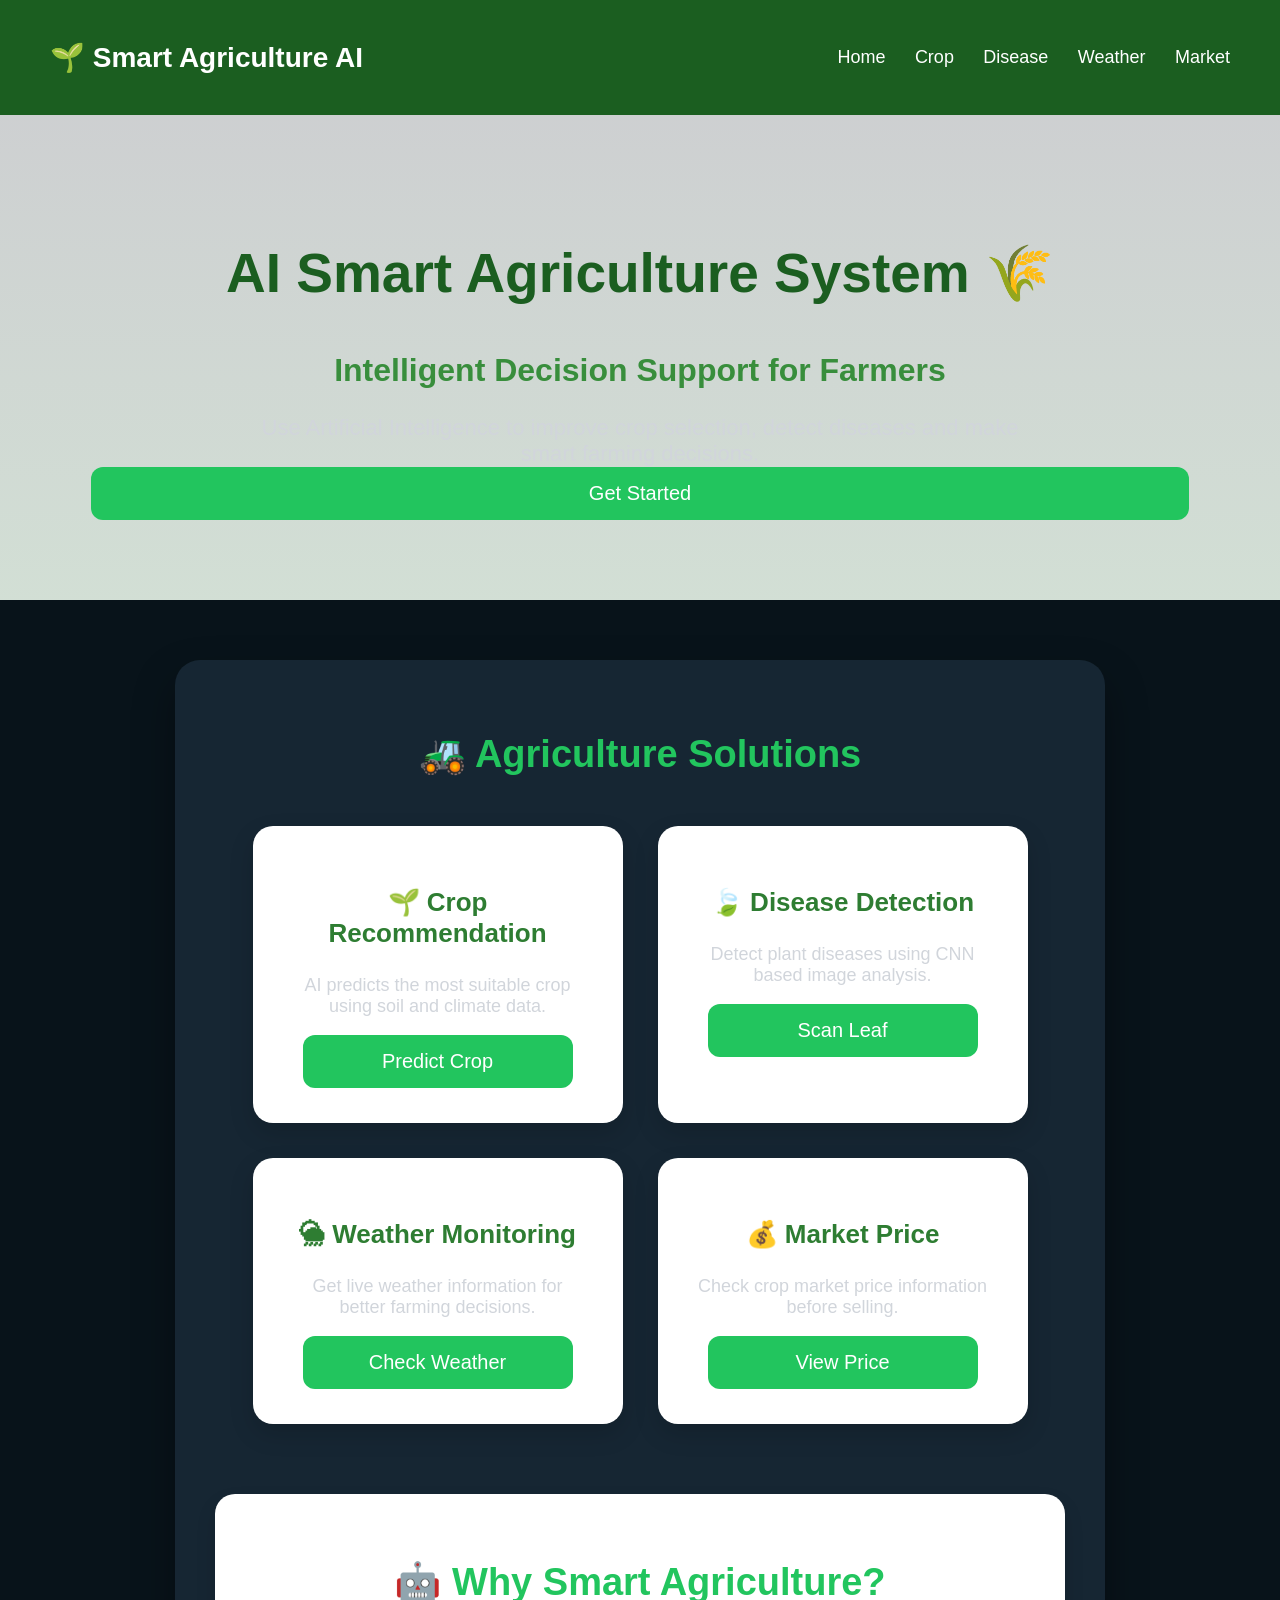
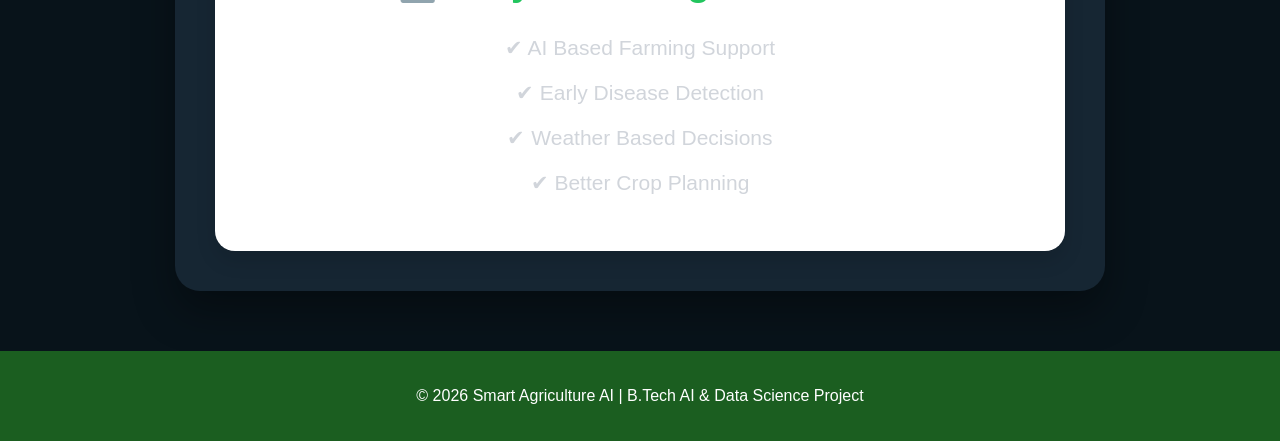
<file: templates/index.html>
<!DOCTYPE html>
<html>

<head>

    <title>Smart Agriculture AI</title>

    <link rel="stylesheet" href="../static/style.css">

</head>


<body>


<nav>

    <h2>🌱 Smart Agriculture AI</h2>

    <div>
        <a href="/">Home</a>
        <a href="/crop">Crop</a>
        <a href="/disease">Disease</a>
        <a href="/weather">Weather</a>
        <a href="/market">Market</a>
    </div>

</nav>



<section class="hero">

    <h1>
        AI Smart Agriculture System 🌾
    </h1>

    <h2>
        Intelligent Decision Support for Farmers
    </h2>

    <p>
        Use Artificial Intelligence to improve crop selection,
        detect diseases and make smart farming decisions.
    </p>


    <button onclick="window.location.href='/crop'">
        Get Started
    </button>


</section>




<div class="container">


<h2>
🚜 Agriculture Solutions
</h2>



<div class="cards">



<div class="card">

<h3>🌱 Crop Recommendation</h3>

<p>
AI predicts the most suitable crop using soil and climate data.
</p>

<button onclick="window.location.href='/crop'">
Predict Crop
</button>

</div>





<div class="card">

<h3>🍃 Disease Detection</h3>

<p>
Detect plant diseases using CNN based image analysis.
</p>

<button onclick="window.location.href='/disease'">
Scan Leaf
</button>

</div>





<div class="card">

<h3>🌦 Weather Monitoring</h3>

<p>
Get live weather information for better farming decisions.
</p>

<button onclick="window.location.href='/weather'">
Check Weather
</button>

</div>





<div class="card">

<h3>💰 Market Price</h3>

<p>
Check crop market price information before selling.
</p>

<button onclick="window.location.href='/market'">
View Price
</button>

</div>



</div>




<section class="about">


<h2>
🤖 Why Smart Agriculture?
</h2>


<p>
✔ AI Based Farming Support
</p>

<p>
✔ Early Disease Detection
</p>

<p>
✔ Weather Based Decisions
</p>

<p>
✔ Better Crop Planning
</p>


</section>



</div>



<footer>

<p>
© 2026 Smart Agriculture AI | B.Tech AI & Data Science Project
</p>

</footer>



</body>

</html>
</file>
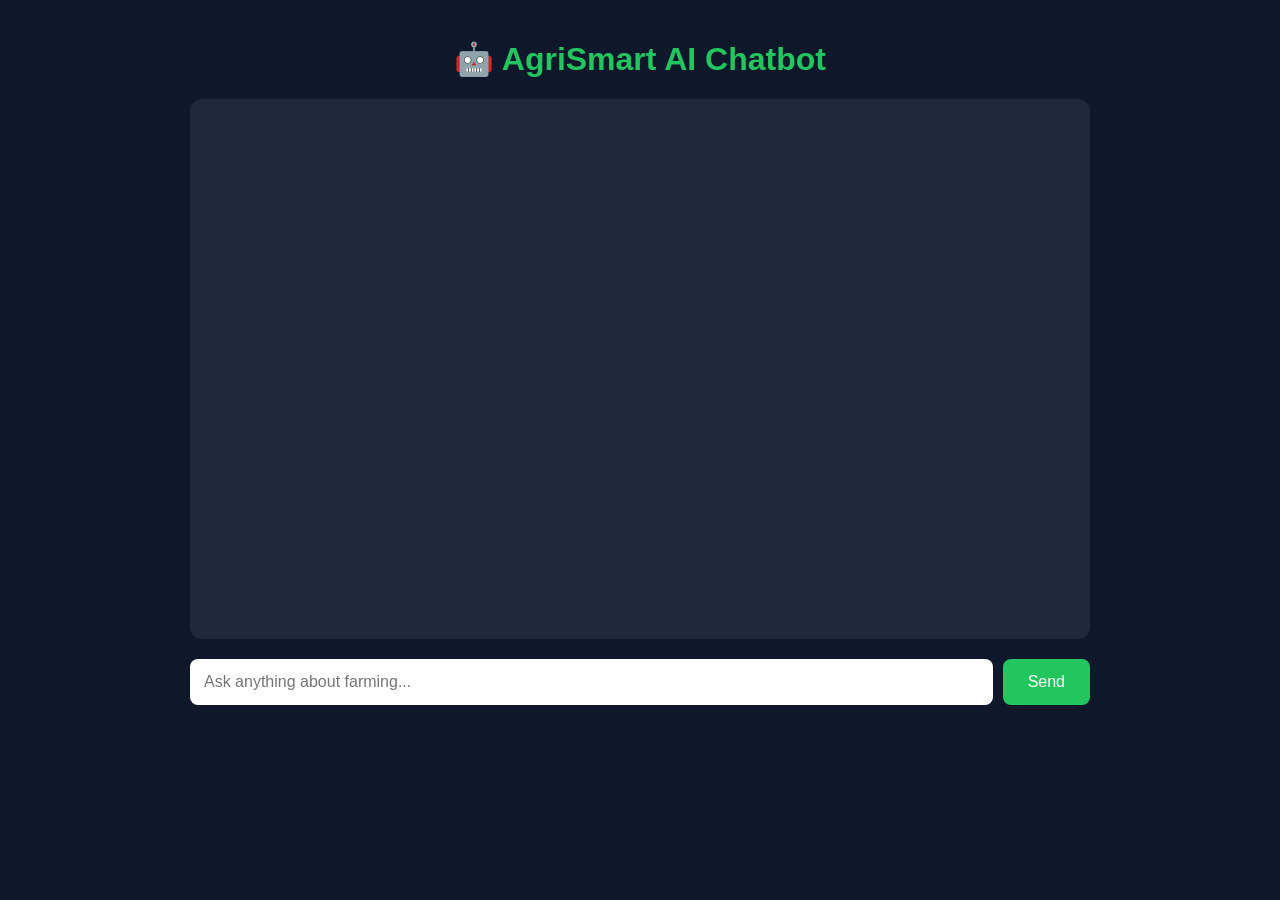
<file: templates/chatbot.html>
<!DOCTYPE html>
<html lang="en">
<head>
    <meta charset="UTF-8">
    <meta name="viewport" content="width=device-width, initial-scale=1.0">
    <title>AgriSmart AI Chatbot</title>

    <style>

        body{
            margin:0;
            font-family:Arial, sans-serif;
            background:#0f172a;
            color:white;
        }

        .container{
            width:80%;
            max-width:900px;
            margin:40px auto;
        }

        h1{
            text-align:center;
            color:#22c55e;
        }

#chat-box{
    height:500px;
    overflow-y:auto;
    background:#1e293b;
    padding:20px;
    border-radius:12px;
    margin-bottom:20px;
    display:flex;
    flex-direction:column;
}

.user{
    text-align:right;
    background:#2563eb;
    color:white;
    padding:12px;
    border-radius:12px;
    margin:10px 0;
    width:fit-content;
    max-width:70%;
    margin-left:auto;
}
.bot{
    text-align:left;
    background:#334155;
    color:#22c55e;
    padding:12px;
    border-radius:12px;
    margin:10px 0;
    width:fit-content;
    max-width:70%;
    line-height:1.6;
}

        .input-area{
            display:flex;
            gap:10px;
        }

input{
    flex:1;
    padding:14px;
    border:none;
    border-radius:8px;
    font-size:16px;
    outline:none;
}

        button{
            padding:14px 25px;
            border:none;
            background:#22c55e;
            color:white;
            border-radius:8px;
            cursor:pointer;
            font-size:16px;
        }

        button:hover{
            background:#16a34a;
        }

    </style>

</head>
<body>

<div class="container">

<h1>🤖 AgriSmart AI Chatbot</h1>

<div id="chat-box"></div>

<div class="input-area">

<input
id="message"
placeholder="Ask anything about farming...">

<button onclick="sendMessage()">
Send
</button>

</div>

</div>

<script>

async function sendMessage() {
    alert("Clicked");
    let message = document.getElementById("message").value.trim();

    if (message === "") return;

    let chat = document.getElementById("chat-box");

    chat.innerHTML += `
        <div class="user">
            <b>You:</b><br>${message}
        </div>`;

    document.getElementById("message").value = "";

    try {

        let response = await fetch("/ask", {
            method: "POST",
            headers: {
                "Content-Type": "application/json"
            },
            body: JSON.stringify({
                message: message
            })
        });

        let data = await response.json();

        let reply = data.reply
            .replace(/\n/g, "<br>")
            .replace(/\*\*(.*?)\*\*/g, "<b>$1</b>");

        chat.innerHTML += `
            <div class="bot">
                🤖 <b>AgriSmart AI</b><br><br>
                ${reply}
            </div>`;

    } catch (error) {

        chat.innerHTML += `
            <div class="bot">
                ❌ Error: ${error}
            </div>`;
    }

    chat.scrollTop = chat.scrollHeight;
}

document.getElementById("message").addEventListener("keypress", function(event) {
    if (event.key === "Enter") {
        sendMessage();
    }
});
</script>

</body>
</html>
</file>
<file: static/style.css>
body {
    font-family: 'Segoe UI', Arial, sans-serif;
    background: #08131a;
    margin: 0;
    padding: 0;
    text-align: center;
    color: white;
}

/* Navbar */

nav {

    background: #1b5e20;
    color: white;
    padding: 18px 50px;
    display: flex;
    justify-content: space-between;
    align-items: center;

}


nav h2 {

    color:white;
    font-size:28px;

}


nav a {

    color:white;
    text-decoration:none;
    margin-left:25px;
    font-size:18px;
    transition:0.3s;

}


nav a:hover {

    color:#a5d6a7;

}



/* Hero Section */

.hero {

    padding:80px 30px;

    background:
    linear-gradient(
    rgba(255,255,255,0.8),
    rgba(232,245,233,0.9)
    );

}


.hero h1 {

    font-size:55px;
    color:#1b5e20;

}


.hero h2 {

    color:#388e3c;
    font-size:32px;

}


.hero p {

    max-width:800px;
    margin:auto;
    font-size:22px;

}



/* Container */

.container{
    width: 850px;
    margin: 50px auto;
    background: #162633;
    padding: 40px;
    border-radius: 25px;
    box-shadow: 0 20px 40px rgba(0,0,0,.35);
}



h2{
    color:#22c55e;
    font-size:38px;
}


p{
    color:#d1d5db;
    font-size:18px;
}



/* Cards */

.cards {

    display:flex;
    justify-content:center;
    gap:35px;
    margin-top:50px;
    flex-wrap:wrap;

}



.card {

    background:white;

    width:300px;

    padding:35px;

    border-radius:20px;

    box-shadow:
    0 10px 25px rgba(0,0,0,0.15);

    transition:0.3s;

}



.card:hover {

    transform:translateY(-12px);

    box-shadow:
    0 15px 30px rgba(0,0,0,0.25);

}



.card h3 {

    color:#2e7d32;

    font-size:26px;

}



/* Buttons */

button{
    width:90%;
    padding:15px;
    background:#22c55e;
    color:white;
    border:none;
    border-radius:12px;
    font-size:20px;
    cursor:pointer;
}

button:hover{
    background:#16a34a;
}



/* About Section */

.about {

    margin-top:70px;

    background:white;

    padding:35px;

    border-radius:20px;

    box-shadow:
    0 10px 20px rgba(0,0,0,0.12);

}



.about p {

    font-size:21px;

}



input,
select {

    width: 90%;

    padding: 15px;

    margin: 15px 0;

    background: #0d1b24;

    color: #fff;

    border: 1px solid #2d3f50;

    border-radius: 12px;

    font-size: 16px;

    outline: none;

    box-sizing: border-box;
}

input::placeholder{
    color:#9ca3af;
}

select option{
    background:#0d1b24;
    color:#fff;
}



/* Footer */

footer {

    background:#1b5e20;

    color:white;

    padding:20px;

    margin-top:50px;

}


footer p {

    color:white;

    font-size:16px;

}



/* Mobile */

@media(max-width:700px){


nav {

    flex-direction:column;

}


nav a {

    display:block;

    margin:10px;

}


.cards {

    flex-direction:column;

    align-items:center;

}


.hero h1 {

    font-size: 42px;

    color: #22c55e;

    font-weight: 700;

}

}
.container{
    max-width:900px;
    margin:60px auto;
    background:#162633;
    padding:40px;
    border-radius:25px;
    box-shadow:0 20px 40px rgba(0,0,0,.35);
}

h1{
    color:#22c55e;
    font-size:48px;
}

.weather-header{
    text-align:center;
    margin-top:30px;
}

.weather-header img{
    width:120px;
}

.weather-header h2{
    color:#22c55e;
    font-size:40px;
}

.weather-header h3{
    color:white;
}

.result-grid{
    display:grid;
    grid-template-columns:repeat(auto-fit,minmax(220px,1fr));
    gap:20px;
    margin-top:30px;
}

.result-card{
    background:#0d1b24;
    color:white;
    padding:20px;
    border-radius:15px;
    border:1px solid #2d3f50;
}

.result-card h3{
    color:#22c55e;
}

.result-card p{
    color:white;
}
</file>
